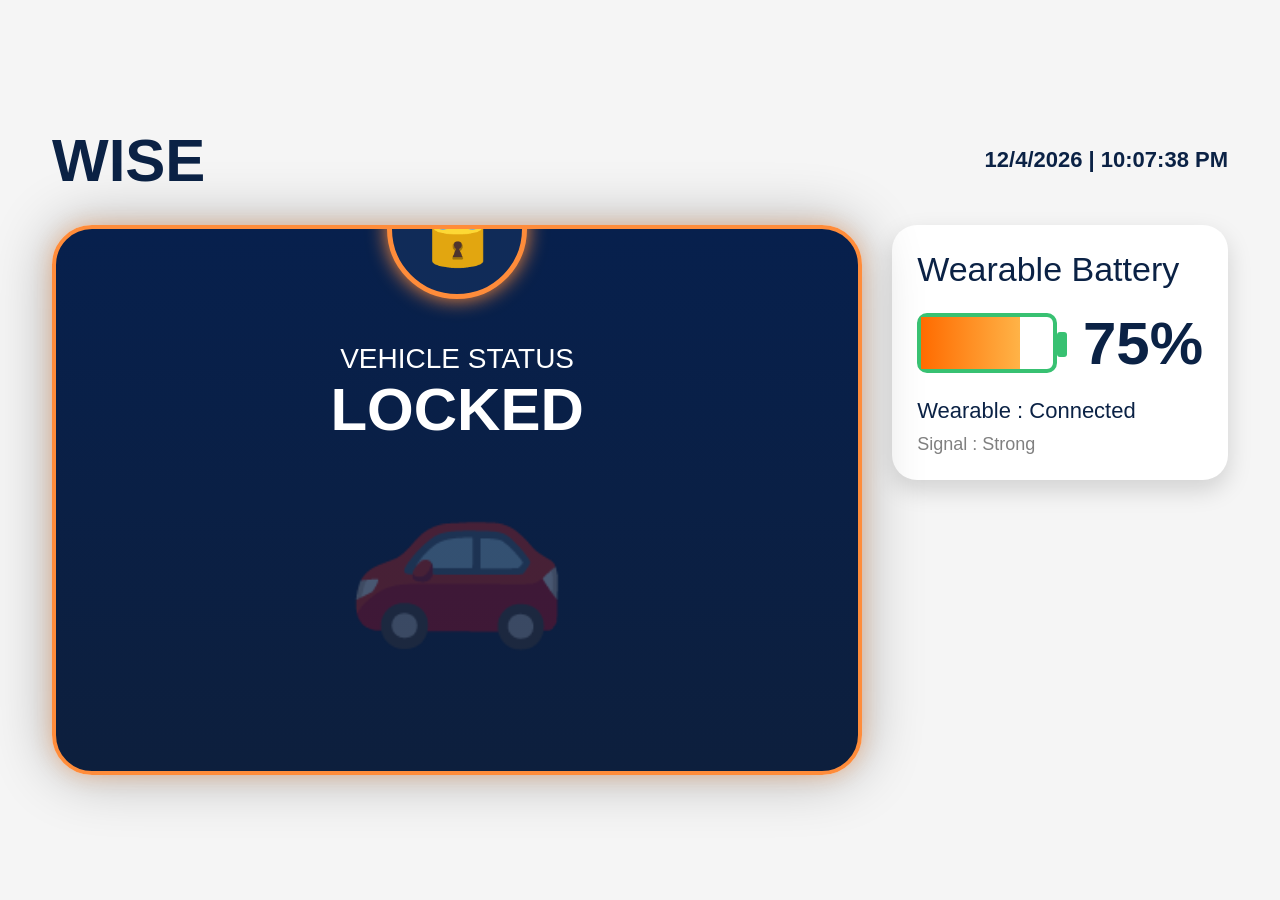
<file: Design UI-UX/web progres.html>
<!DOCTYPE html>
<html lang="en">
<head>
<meta charset="UTF-8">
<meta name="viewport" content="width=device-width, initial-scale=1.0">
<title>WISE Dashboard</title>

<style>
*{
    margin:0;
    padding:0;
    box-sizing:border-box;
    font-family:Segoe UI,sans-serif;
}

body{
    background:#f5f5f5;
    min-height:100vh;
    display:flex;
    justify-content:center;
    align-items:center;
}

.container{
    width:95%;
    max-width:1400px;
    padding:20px;
}

.header{
    display:flex;
    justify-content:space-between;
    align-items:center;
    margin-bottom:30px;
}

.logo{
    font-size:60px;
    font-weight:bold;
    color:#0b2245;
}

.datetime{
    font-size:22px;
    font-weight:600;
    color:#0b2245;
}

.main{
    display:flex;
    justify-content:center;
    align-items:flex-start;
    gap:30px;
}

.vehicle-card{
    width:850px;
    height:550px;
    background:linear-gradient(180deg,#07204d,#0d1f3d);
    border:4px solid #ff8c3a;
    border-radius:40px;
    position:relative;
    overflow:hidden;
    cursor:pointer;

    box-shadow:
    0 0 20px rgba(255,140,58,0.4),
    0 0 60px rgba(0,0,0,0.3);

    transition:0.4s;
}

.lock-circle{
    position:absolute;
    top:-70px;
    left:50%;
    transform:translateX(-50%);

    width:140px;
    height:140px;

    border-radius:50%;
    background:#102b58;

    border:5px solid #ff8c3a;

    display:flex;
    justify-content:center;
    align-items:center;

    font-size:70px;

    box-shadow:0 0 20px #ff8c3a;

    transition:0.4s;
}

.locked{
    color:#ff8c3a;
}

.unlocked{
    color:#30ff78;
}

.vehicle-content{
    height:100%;
    display:flex;
    flex-direction:column;
    justify-content:center;
    align-items:center;
    color:white;
}

.status-title{
    font-size:28px;
}

.status{
    font-size:60px;
    font-weight:bold;
    transition:0.4s;
}

.car{
    font-size:180px;
    opacity:.25;
}

.battery-card{
    width:350px;
    background:white;
    padding:25px;
    border-radius:25px;
    box-shadow:0 10px 25px rgba(0,0,0,.15);
}

.battery-title{
    font-size:34px;
    margin-bottom:20px;
    color:#0b2245;
}

.battery-row{
    display:flex;
    align-items:center;
    justify-content:space-between;
}

.battery-icon{
    width:140px;
    height:60px;
    border:4px solid #38c172;
    border-radius:10px;
    position:relative;
}

.battery-icon::after{
    content:'';
    position:absolute;
    right:-14px;
    top:15px;
    width:10px;
    height:25px;
    background:#38c172;
    border-radius:3px;
}

.battery-level{
    width:75%;
    height:100%;
    background:linear-gradient(
    90deg,
    #ff6b00,
    #ffb347);
}

.battery-percent{
    font-size:60px;
    font-weight:bold;
    color:#0b2245;
}

.watch-status{
    margin-top:20px;
    font-size:22px;
    color:#0b2245;
}

.signal{
    margin-top:10px;
    font-size:18px;
    color:gray;
}
</style>
</head>

<body>

<div class="container">

    <div class="header">
        <div class="logo">WISE</div>
        <div class="datetime" id="datetime"></div>
    </div>

    <div class="main">

        <div class="vehicle-card" onclick="toggleLock()" id="vehicleCard">

            <div class="lock-circle locked" id="lockIcon">
                🔒
            </div>

            <div class="vehicle-content">

                <div class="status-title">
                    VEHICLE STATUS
                </div>

                <div class="status" id="vehicleStatus">
                    LOCKED
                </div>

                <div class="car">
                    🚗
                </div>

            </div>

        </div>

        <div class="battery-card">

            <div class="battery-title">
                Wearable Battery
            </div>

            <div class="battery-row">

                <div class="battery-icon">
                    <div class="battery-level"></div>
                </div>

                <div class="battery-percent">
                    75%
                </div>

            </div>

            <div class="watch-status">
                Wearable : Connected
            </div>

            <div class="signal">
                Signal : Strong
            </div>

        </div>

    </div>

</div>

<script>

// JAM REALTIME

function updateTime(){

    const now = new Date();

    document.getElementById("datetime").innerHTML =
        now.toLocaleDateString() +
        " | " +
        now.toLocaleTimeString();

}

setInterval(updateTime,1000);
updateTime();


// STATUS KENDARAAN

let locked = true;

function toggleLock(){

    const status =
        document.getElementById("vehicleStatus");

    const lock =
        document.getElementById("lockIcon");

    const card =
        document.getElementById("vehicleCard");

    locked = !locked;

    if(locked){

        status.innerHTML = "LOCKED";
        status.style.color = "#ffffff";

        lock.innerHTML = "🔒";
        lock.className = "lock-circle locked";

        card.style.borderColor = "#ff8c3a";

        card.style.boxShadow =
            "0 0 20px rgba(255,140,58,0.5), 0 0 60px rgba(0,0,0,0.3)";

    }
    else{

        status.innerHTML = "UNLOCKED";
        status.style.color = "#30ff78";

        lock.innerHTML = "🔓";
        lock.className = "lock-circle unlocked";

        card.style.borderColor = "#30ff78";

        card.style.boxShadow =
            "0 0 25px rgba(48,255,120,0.8), 0 0 80px rgba(48,255,120,0.3)";
    }

}

</script>

</body>
</html>
</file>
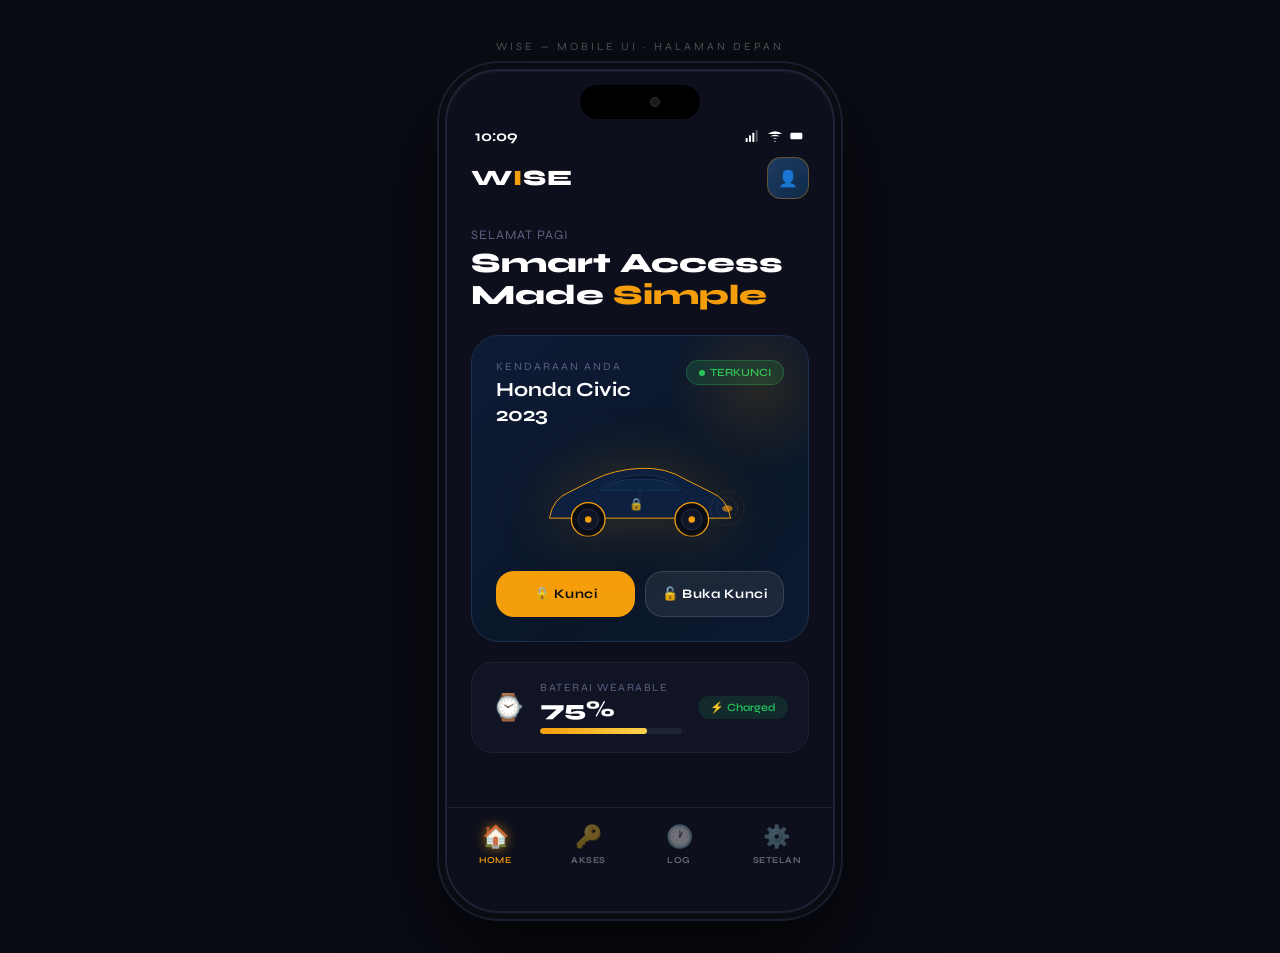
<file: Design UI-UX/WISE MOBILE.html>
<!DOCTYPE html>
<html lang="id">
<head>
<meta charset="UTF-8">
<meta name="viewport" content="width=device-width, initial-scale=1.0">
<title>WISE – Mobile UI</title>
<link href="https://fonts.googleapis.com/css2?family=Syne:wght@400;600;700;800&family=DM+Sans:wght@300;400;500&display=swap" rel="stylesheet">
<style>
  *, *::before, *::after { box-sizing: border-box; margin: 0; padding: 0; }

  body {
    background: #0a0c14;
    display: flex;
    justify-content: center;
    align-items: center;
    min-height: 100vh;
    font-family: 'DM Sans', sans-serif;
    padding: 40px 20px;
    /* Matikan semua interaksi */
    user-select: none;
    -webkit-user-select: none;
  }

  /* Blokir semua klik & hover di seluruh halaman */
  * {
    pointer-events: none !important;
    cursor: default !important;
  }

  .phone-wrap {
    position: relative;
    display: flex;
    flex-direction: column;
    align-items: center;
  }

  .phone-label {
    color: #555;
    font-size: 11px;
    letter-spacing: 3px;
    text-transform: uppercase;
    margin-bottom: 16px;
    font-family: 'Syne', sans-serif;
  }

  .phone {
    width: 390px;
    min-height: 844px;
    background: #0d0f1c;
    border-radius: 54px;
    border: 2px solid #1e2235;
    box-shadow:
      0 0 0 6px #0a0c14,
      0 0 0 8px #1a1d2e,
      0 40px 100px rgba(0,0,0,0.8),
      inset 0 1px 0 rgba(255,255,255,0.05);
    overflow: hidden;
    position: relative;
  }

  /* Dynamic island */
  .dynamic-island {
    width: 120px;
    height: 34px;
    background: #000;
    border-radius: 20px;
    margin: 14px auto 0;
    position: relative;
    z-index: 10;
    display: flex;
    align-items: center;
    justify-content: center;
  }
  .dynamic-island::after {
    content: '';
    width: 10px; height: 10px;
    background: #1a1a1a;
    border-radius: 50%;
    margin-left: 30px;
    border: 1px solid #333;
  }

  /* Status bar */
  .status-bar {
    display: flex;
    justify-content: space-between;
    align-items: center;
    padding: 8px 28px;
    font-size: 12px;
    color: #fff;
    font-weight: 500;
  }
  .status-time { font-family: 'Syne', sans-serif; font-weight: 700; font-size: 15px; }
  .status-icons { display: flex; gap: 6px; align-items: center; }
  .status-icons svg { width: 16px; height: 16px; fill: white; }

  /* Screen content — non-scrollable */
  .screen-content {
    padding: 0 24px 32px;
    overflow: hidden;
  }

  /* Header */
  .header {
    display: flex;
    justify-content: space-between;
    align-items: center;
    margin-bottom: 28px;
    padding-top: 4px;
  }
  .logo {
    font-family: 'Syne', sans-serif;
    font-weight: 800;
    font-size: 22px;
    color: #fff;
    letter-spacing: 1px;
  }
  .logo span { color: #f59e0b; }
  .avatar {
    width: 42px; height: 42px;
    border-radius: 14px;
    background: linear-gradient(135deg, #1e3a5f, #0e2a4a);
    border: 1.5px solid #f59e0b55;
    display: flex; align-items: center; justify-content: center;
    font-size: 16px;
  }

  /* Greeting */
  .greeting { margin-bottom: 24px; }
  .greeting .sub {
    font-size: 13px;
    color: #5a6080;
    letter-spacing: 1px;
    text-transform: uppercase;
    font-family: 'Syne', sans-serif;
  }
  .greeting h1 {
    font-family: 'Syne', sans-serif;
    font-weight: 800;
    font-size: 28px;
    color: #fff;
    line-height: 1.15;
    margin-top: 4px;
  }
  .greeting h1 em { color: #f59e0b; font-style: normal; }

  /* Vehicle status card */
  .vehicle-card {
    background: linear-gradient(135deg, #0e1b36 0%, #0a1628 60%, #0d1930 100%);
    border: 1px solid #1e3050;
    border-radius: 28px;
    padding: 24px;
    margin-bottom: 20px;
    position: relative;
    overflow: hidden;
  }
  .vehicle-card::before {
    content: '';
    position: absolute;
    top: -40px; right: -40px;
    width: 180px; height: 180px;
    background: radial-gradient(circle, rgba(245,158,11,0.12) 0%, transparent 70%);
  }
  .vehicle-card-top {
    display: flex;
    justify-content: space-between;
    align-items: flex-start;
    margin-bottom: 20px;
  }
  .vehicle-label {
    font-size: 11px;
    color: #5a6080;
    text-transform: uppercase;
    letter-spacing: 2px;
    font-family: 'Syne', sans-serif;
    margin-bottom: 4px;
  }
  .vehicle-name {
    font-family: 'Syne', sans-serif;
    font-weight: 700;
    font-size: 20px;
    color: #fff;
  }
  .status-badge {
    background: rgba(34, 197, 94, 0.15);
    border: 1px solid rgba(34, 197, 94, 0.3);
    color: #22c55e;
    font-size: 11px;
    font-weight: 600;
    padding: 5px 12px;
    border-radius: 20px;
    font-family: 'Syne', sans-serif;
    display: flex;
    align-items: center;
    gap: 5px;
  }
  .status-dot {
    width: 6px; height: 6px;
    border-radius: 50%;
    background: #22c55e;
    animation: pulse-green 2s ease-in-out infinite;
  }
  @keyframes pulse-green {
    0%, 100% { opacity: 1; transform: scale(1); }
    50% { opacity: 0.5; transform: scale(1.3); }
  }

  /* Car illustration */
  .car-svg-wrap {
    display: flex;
    justify-content: center;
    margin: 8px 0 20px;
    filter: drop-shadow(0 0 30px rgba(245,158,11,0.2));
  }
  .car-svg-wrap svg { width: 220px; }

  /* Lock buttons — tampilan saja, tidak bisa diklik */
  .lock-buttons {
    display: grid;
    grid-template-columns: 1fr 1fr;
    gap: 10px;
  }
  .btn-lock {
    padding: 14px;
    border-radius: 18px;
    border: none;
    font-family: 'Syne', sans-serif;
    font-weight: 700;
    font-size: 13px;
    display: flex;
    align-items: center;
    justify-content: center;
    gap: 8px;
    letter-spacing: 0.5px;
  }
  .btn-lock.lock {
    background: #f59e0b;
    color: #0a0c14;
  }
  .btn-lock.unlock {
    background: rgba(255,255,255,0.07);
    color: #fff;
    border: 1px solid #ffffff20;
  }

  /* Section title */
  .section-title {
    font-family: 'Syne', sans-serif;
    font-weight: 700;
    font-size: 16px;
    color: #fff;
    margin-bottom: 14px;
    display: flex;
    justify-content: space-between;
    align-items: center;
  }
  .section-title .see-all {
    font-size: 12px;
    color: #f59e0b;
    font-weight: 500;
  }

  /* Battery strip */
  .battery-strip {
    background: #111425;
    border: 1px solid #1e2235;
    border-radius: 22px;
    padding: 18px 20px;
    display: flex;
    align-items: center;
    gap: 16px;
    margin-bottom: 22px;
  }
  .bat-icon { font-size: 26px; }
  .bat-info { flex: 1; }
  .bat-label { font-size: 11px; color: #5a6080; font-family: 'Syne', sans-serif; text-transform: uppercase; letter-spacing: 1.5px; }
  .bat-val { font-family: 'Syne', sans-serif; font-weight: 800; font-size: 22px; color: #fff; margin: 2px 0 6px; }
  .bat-bar { height: 6px; background: #1e2235; border-radius: 6px; overflow: hidden; }
  .bat-fill { height: 100%; border-radius: 6px; background: linear-gradient(90deg, #f59e0b, #fcd34d); width: 75%; }
  .bat-charging {
    font-size: 11px;
    color: #22c55e;
    background: rgba(34,197,94,0.12);
    padding: 5px 12px;
    border-radius: 12px;
    font-family: 'Syne', sans-serif;
    font-weight: 600;
  }

  /* Bottom nav */
  .bottom-nav {
    background: #0d0f1c;
    border-top: 1px solid #1e2235;
    padding: 14px 32px 28px;
    display: flex;
    justify-content: space-between;
    align-items: center;
  }
  .nav-item {
    display: flex;
    flex-direction: column;
    align-items: center;
    gap: 4px;
    opacity: 0.4;
  }
  .nav-item.active { opacity: 1; }
  .nav-icon { font-size: 22px; }
  .nav-label {
    font-size: 9px;
    color: #fff;
    font-family: 'Syne', sans-serif;
    font-weight: 600;
    letter-spacing: 0.5px;
    text-transform: uppercase;
  }
  .nav-item.active .nav-label { color: #f59e0b; }
  .nav-item.active .nav-icon { filter: drop-shadow(0 0 6px rgba(245,158,11,0.6)); }

  /* Animations */
  @keyframes fadeUp {
    from { opacity: 0; transform: translateY(16px); }
    to   { opacity: 1; transform: translateY(0); }
  }
  .vehicle-card   { animation: fadeUp 0.5s ease 0.1s both; }
  .battery-strip  { animation: fadeUp 0.5s ease 0.2s both; }
</style>
</head>
<body>

<div class="phone-wrap">
  <div class="phone-label">WISE — Mobile UI · Halaman Depan</div>
  <div class="phone">

    <!-- Dynamic island -->
    <div class="dynamic-island"></div>

    <!-- Status bar -->
    <div class="status-bar">
      <span class="status-time">10:09</span>
      <div class="status-icons">
        <svg viewBox="0 0 24 24"><rect x="1" y="15" width="3" height="6" rx="1"/><rect x="6" y="11" width="3" height="10" rx="1"/><rect x="11" y="7" width="3" height="14" rx="1"/><rect x="16" y="3" width="3" height="18" rx="1" opacity="0.3"/></svg>
        <svg viewBox="0 0 24 24"><path d="M5 12.55a11 11 0 0 1 14.08 0"/><path d="M1.42 9a16 16 0 0 1 21.16 0"/><path d="M8.53 16.11a6 6 0 0 1 6.95 0"/><circle cx="12" cy="20" r="1"/></svg>
        <svg viewBox="0 0 24 24"><rect x="2" y="7" width="18" height="10" rx="2"/><path d="M22 11v2" stroke-width="2" stroke-linecap="round"/><rect x="4" y="9" width="12" height="6" rx="1" fill="white"/></svg>
      </div>
    </div>

    <!-- Screen content -->
    <div class="screen-content">

      <!-- Header -->
      <div class="header">
        <div class="logo">W<span>I</span>SE</div>
        <div class="avatar">👤</div>
      </div>

      <!-- Greeting -->
      <div class="greeting">
        <div class="sub">Selamat Pagi</div>
        <h1>Smart Access<br>Made <em>Simple</em></h1>
      </div>

      <!-- Vehicle Status Card -->
      <div class="vehicle-card">
        <div class="vehicle-card-top">
          <div>
            <div class="vehicle-label">Kendaraan Anda</div>
            <div class="vehicle-name">Honda Civic 2023</div>
          </div>
          <div class="status-badge">
            <div class="status-dot"></div>
            TERKUNCI
          </div>
        </div>

        <!-- Car SVG -->
        <div class="car-svg-wrap">
          <svg viewBox="0 0 340 160" fill="none" xmlns="http://www.w3.org/2000/svg">
            <path d="M30 110 Q35 80 60 70 L100 50 Q130 35 170 33 Q210 31 240 50 L280 70 Q305 80 310 110 Z" fill="#0e2040" stroke="#f59e0b" stroke-width="1.5"/>
            <path d="M100 70 Q130 45 170 43 Q210 41 240 70" fill="#0a1830" stroke="#1e3a5f" stroke-width="1"/>
            <path d="M108 68 Q125 52 155 50 L190 50 Q218 52 232 68 Z" fill="#0d2545" stroke="#1e4070" stroke-width="1"/>
            <line x1="170" y1="68" x2="170" y2="110" stroke="#1e3a5f" stroke-width="1"/>
            <circle cx="90"  cy="112" r="26" fill="#0a0c14" stroke="#f59e0b" stroke-width="2"/>
            <circle cx="90"  cy="112" r="16" fill="#111425" stroke="#1e3050" stroke-width="1.5"/>
            <circle cx="90"  cy="112" r="5"  fill="#f59e0b"/>
            <circle cx="250" cy="112" r="26" fill="#0a0c14" stroke="#f59e0b" stroke-width="2"/>
            <circle cx="250" cy="112" r="16" fill="#111425" stroke="#1e3050" stroke-width="1.5"/>
            <circle cx="250" cy="112" r="5"  fill="#f59e0b"/>
            <line x1="50" y1="138" x2="290" y2="138" stroke="#1e2235" stroke-width="1"/>
            <ellipse cx="305" cy="95" rx="8" ry="5" fill="#f59e0b" opacity="0.6"/>
            <text x="165" y="95" font-size="18" fill="#f59e0b" text-anchor="middle" opacity="0.8">🔒</text>
            <circle cx="305" cy="95" r="16" fill="none" stroke="#f59e0b" stroke-width="1" opacity="0.3" stroke-dasharray="4 4"/>
            <circle cx="305" cy="95" r="26" fill="none" stroke="#f59e0b" stroke-width="1" opacity="0.15"/>
          </svg>
        </div>

        <!-- Buttons (display only) -->
        <div class="lock-buttons">
          <div class="btn-lock lock">🔒 Kunci</div>
          <div class="btn-lock unlock">🔓 Buka Kunci</div>
        </div>
      </div>

      <!-- Battery -->
      <div class="battery-strip">
        <div class="bat-icon">⌚</div>
        <div class="bat-info">
          <div class="bat-label">Baterai Wearable</div>
          <div class="bat-val">75%</div>
          <div class="bat-bar"><div class="bat-fill"></div></div>
        </div>
        <div class="bat-charging">⚡ Charged</div>
      </div>

    </div><!-- /screen-content -->

    <!-- Bottom Nav (display only) -->
    <div class="bottom-nav">
      <div class="nav-item active">
        <div class="nav-icon">🏠</div>
        <div class="nav-label">Home</div>
      </div>
      <div class="nav-item">
        <div class="nav-icon">🔑</div>
        <div class="nav-label">Akses</div>
      </div>
      <div class="nav-item">
        <div class="nav-icon">🕐</div>
        <div class="nav-label">Log</div>
      </div>
      <div class="nav-item">
        <div class="nav-icon">⚙️</div>
        <div class="nav-label">Setelan</div>
      </div>
    </div>

  </div><!-- /phone -->
</div>

</body>
</html>
</file>
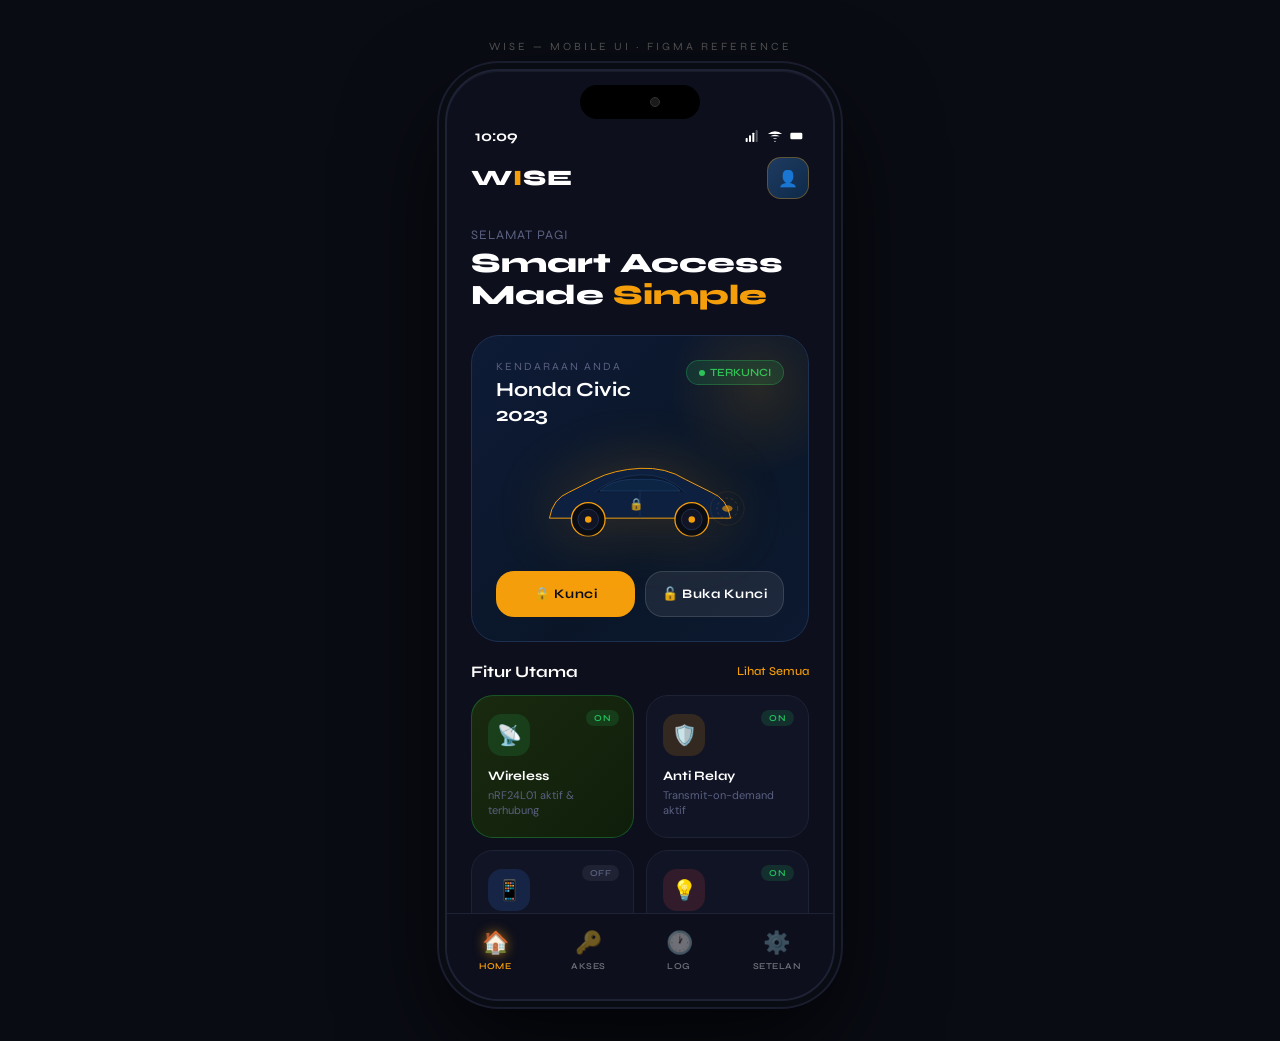
<file: Software/WISE Mega Final/src/WISE_mobile_ui.html>
<!DOCTYPE html>
<html lang="id">
<head>
<meta charset="UTF-8">
<meta name="viewport" content="width=device-width, initial-scale=1.0">
<title>WISE – Mobile UI Mockup</title>
<link href="https://fonts.googleapis.com/css2?family=Syne:wght@400;600;700;800&family=DM+Sans:wght@300;400;500&display=swap" rel="stylesheet">
<style>
  *, *::before, *::after { box-sizing: border-box; margin: 0; padding: 0; }

  body {
    background: #0a0c14;
    display: flex;
    justify-content: center;
    align-items: center;
    min-height: 100vh;
    font-family: 'DM Sans', sans-serif;
    padding: 40px 20px;
  }

  /* Phone frame */
  .phone-wrap {
    position: relative;
    display: flex;
    flex-direction: column;
    align-items: center;
  }

  .phone-label {
    color: #555;
    font-size: 11px;
    letter-spacing: 3px;
    text-transform: uppercase;
    margin-bottom: 16px;
    font-family: 'Syne', sans-serif;
  }

  .phone {
    width: 390px;
    min-height: 844px;
    background: #0d0f1c;
    border-radius: 54px;
    border: 2px solid #1e2235;
    box-shadow:
      0 0 0 6px #0a0c14,
      0 0 0 8px #1a1d2e,
      0 40px 100px rgba(0,0,0,0.8),
      inset 0 1px 0 rgba(255,255,255,0.05);
    overflow: hidden;
    position: relative;
  }

  /* Dynamic island */
  .dynamic-island {
    width: 120px;
    height: 34px;
    background: #000;
    border-radius: 20px;
    margin: 14px auto 0;
    position: relative;
    z-index: 10;
    display: flex;
    align-items: center;
    justify-content: center;
  }
  .dynamic-island::after {
    content: '';
    width: 10px; height: 10px;
    background: #1a1a1a;
    border-radius: 50%;
    margin-left: 30px;
    border: 1px solid #333;
  }

  /* Status bar */
  .status-bar {
    display: flex;
    justify-content: space-between;
    align-items: center;
    padding: 8px 28px;
    font-size: 12px;
    color: #fff;
    font-weight: 500;
  }
  .status-time { font-family: 'Syne', sans-serif; font-weight: 700; font-size: 15px; }
  .status-icons { display: flex; gap: 6px; align-items: center; }
  .status-icons svg { width: 16px; height: 16px; fill: white; }

  /* Scrollable content */
  .screen-content {
    padding: 0 24px 32px;
    overflow-y: auto;
    max-height: 760px;
  }

  /* Header */
  .header {
    display: flex;
    justify-content: space-between;
    align-items: center;
    margin-bottom: 28px;
    padding-top: 4px;
  }
  .logo {
    font-family: 'Syne', sans-serif;
    font-weight: 800;
    font-size: 22px;
    color: #fff;
    letter-spacing: 1px;
  }
  .logo span { color: #f59e0b; }
  .avatar {
    width: 42px; height: 42px;
    border-radius: 14px;
    background: linear-gradient(135deg, #1e3a5f, #0e2a4a);
    border: 1.5px solid #f59e0b55;
    display: flex; align-items: center; justify-content: center;
    font-size: 16px;
  }

  /* Greeting */
  .greeting {
    margin-bottom: 24px;
  }
  .greeting .sub {
    font-size: 13px;
    color: #5a6080;
    letter-spacing: 1px;
    text-transform: uppercase;
    font-family: 'Syne', sans-serif;
  }
  .greeting h1 {
    font-family: 'Syne', sans-serif;
    font-weight: 800;
    font-size: 28px;
    color: #fff;
    line-height: 1.15;
    margin-top: 4px;
  }
  .greeting h1 em { color: #f59e0b; font-style: normal; }

  /* Vehicle status card */
  .vehicle-card {
    background: linear-gradient(135deg, #0e1b36 0%, #0a1628 60%, #0d1930 100%);
    border: 1px solid #1e3050;
    border-radius: 28px;
    padding: 24px;
    margin-bottom: 20px;
    position: relative;
    overflow: hidden;
  }
  .vehicle-card::before {
    content: '';
    position: absolute;
    top: -40px; right: -40px;
    width: 180px; height: 180px;
    background: radial-gradient(circle, rgba(245,158,11,0.12) 0%, transparent 70%);
    pointer-events: none;
  }
  .vehicle-card-top {
    display: flex;
    justify-content: space-between;
    align-items: flex-start;
    margin-bottom: 20px;
  }
  .vehicle-label {
    font-size: 11px;
    color: #5a6080;
    text-transform: uppercase;
    letter-spacing: 2px;
    font-family: 'Syne', sans-serif;
    margin-bottom: 4px;
  }
  .vehicle-name {
    font-family: 'Syne', sans-serif;
    font-weight: 700;
    font-size: 20px;
    color: #fff;
  }
  .status-badge {
    background: rgba(34, 197, 94, 0.15);
    border: 1px solid rgba(34, 197, 94, 0.3);
    color: #22c55e;
    font-size: 11px;
    font-weight: 600;
    padding: 5px 12px;
    border-radius: 20px;
    font-family: 'Syne', sans-serif;
    display: flex;
    align-items: center;
    gap: 5px;
  }
  .status-dot {
    width: 6px; height: 6px;
    border-radius: 50%;
    background: #22c55e;
    animation: pulse-green 2s ease-in-out infinite;
  }
  @keyframes pulse-green {
    0%, 100% { opacity: 1; transform: scale(1); }
    50% { opacity: 0.5; transform: scale(1.3); }
  }

  /* Car illustration */
  .car-svg-wrap {
    display: flex;
    justify-content: center;
    margin: 8px 0 20px;
    filter: drop-shadow(0 0 30px rgba(245,158,11,0.2));
  }
  .car-svg-wrap svg {
    width: 220px;
  }

  /* Lock buttons */
  .lock-buttons {
    display: grid;
    grid-template-columns: 1fr 1fr;
    gap: 10px;
  }
  .btn-lock {
    padding: 14px;
    border-radius: 18px;
    border: none;
    cursor: pointer;
    font-family: 'Syne', sans-serif;
    font-weight: 700;
    font-size: 13px;
    display: flex;
    align-items: center;
    justify-content: center;
    gap: 8px;
    transition: all 0.2s;
    letter-spacing: 0.5px;
  }
  .btn-lock.lock {
    background: #f59e0b;
    color: #0a0c14;
  }
  .btn-lock.unlock {
    background: rgba(255,255,255,0.07);
    color: #fff;
    border: 1px solid #ffffff20;
  }
  .btn-lock:hover { transform: translateY(-1px); filter: brightness(1.1); }

  /* Section title */
  .section-title {
    font-family: 'Syne', sans-serif;
    font-weight: 700;
    font-size: 16px;
    color: #fff;
    margin-bottom: 14px;
    display: flex;
    justify-content: space-between;
    align-items: center;
  }
  .section-title .see-all {
    font-size: 12px;
    color: #f59e0b;
    font-weight: 500;
    cursor: pointer;
  }

  /* Feature grid */
  .feature-grid {
    display: grid;
    grid-template-columns: 1fr 1fr;
    gap: 12px;
    margin-bottom: 22px;
  }
  .feature-card {
    background: #111425;
    border: 1px solid #1e2235;
    border-radius: 22px;
    padding: 18px 16px;
    position: relative;
    overflow: hidden;
    transition: all 0.2s;
  }
  .feature-card:hover { border-color: #f59e0b55; transform: translateY(-2px); }
  .feature-card.active {
    background: linear-gradient(135deg, #1a2a10, #0f1e0a);
    border-color: rgba(34,197,94,0.3);
  }
  .feature-card .icon {
    width: 42px; height: 42px;
    border-radius: 14px;
    display: flex; align-items: center; justify-content: center;
    font-size: 20px;
    margin-bottom: 12px;
  }
  .feature-card .icon.orange { background: rgba(245,158,11,0.15); }
  .feature-card .icon.green { background: rgba(34,197,94,0.15); }
  .feature-card .icon.blue { background: rgba(59,130,246,0.15); }
  .feature-card .icon.red { background: rgba(239,68,68,0.15); }
  .feature-card .feat-name {
    font-family: 'Syne', sans-serif;
    font-weight: 700;
    font-size: 13px;
    color: #fff;
    margin-bottom: 4px;
  }
  .feature-card .feat-desc {
    font-size: 11px;
    color: #5a6080;
    line-height: 1.4;
  }
  .feature-card .feat-tag {
    position: absolute;
    top: 14px; right: 14px;
    font-size: 9px;
    padding: 3px 8px;
    border-radius: 10px;
    font-family: 'Syne', sans-serif;
    font-weight: 600;
    letter-spacing: 0.5px;
  }
  .feat-tag.on { background: rgba(34,197,94,0.15); color: #22c55e; }
  .feat-tag.off { background: rgba(255,255,255,0.06); color: #5a6080; }

  /* Activity log */
  .activity-list {
    margin-bottom: 22px;
    display: flex;
    flex-direction: column;
    gap: 10px;
  }
  .activity-item {
    background: #111425;
    border: 1px solid #1e2235;
    border-radius: 18px;
    padding: 14px 16px;
    display: flex;
    align-items: center;
    gap: 14px;
  }
  .act-icon {
    width: 38px; height: 38px;
    border-radius: 13px;
    background: rgba(245,158,11,0.12);
    display: flex; align-items: center; justify-content: center;
    font-size: 16px;
    flex-shrink: 0;
  }
  .act-info { flex: 1; }
  .act-title {
    font-family: 'Syne', sans-serif;
    font-size: 13px;
    font-weight: 600;
    color: #e0e4f0;
    margin-bottom: 2px;
  }
  .act-time { font-size: 11px; color: #404565; }
  .act-status { font-size: 11px; font-weight: 600; font-family: 'Syne', sans-serif; }
  .act-status.locked { color: #f59e0b; }
  .act-status.unlocked { color: #22c55e; }

  /* Battery strip */
  .battery-strip {
    background: #111425;
    border: 1px solid #1e2235;
    border-radius: 22px;
    padding: 18px 20px;
    display: flex;
    align-items: center;
    gap: 16px;
    margin-bottom: 22px;
  }
  .bat-icon { font-size: 26px; }
  .bat-info { flex: 1; }
  .bat-label { font-size: 11px; color: #5a6080; font-family: 'Syne', sans-serif; text-transform: uppercase; letter-spacing: 1.5px; }
  .bat-val { font-family: 'Syne', sans-serif; font-weight: 800; font-size: 22px; color: #fff; margin: 2px 0 6px; }
  .bat-bar { height: 6px; background: #1e2235; border-radius: 6px; overflow: hidden; }
  .bat-fill { height: 100%; border-radius: 6px; background: linear-gradient(90deg, #f59e0b, #fcd34d); width: 75%; }
  .bat-charging {
    font-size: 11px;
    color: #22c55e;
    background: rgba(34,197,94,0.12);
    padding: 5px 12px;
    border-radius: 12px;
    font-family: 'Syne', sans-serif;
    font-weight: 600;
  }

  /* Bottom nav */
  .bottom-nav {
    background: #0d0f1c;
    border-top: 1px solid #1e2235;
    padding: 14px 32px 28px;
    display: flex;
    justify-content: space-between;
    align-items: center;
    position: sticky;
    bottom: 0;
  }
  .nav-item {
    display: flex;
    flex-direction: column;
    align-items: center;
    gap: 4px;
    cursor: pointer;
    opacity: 0.4;
    transition: opacity 0.2s;
  }
  .nav-item.active { opacity: 1; }
  .nav-icon { font-size: 22px; }
  .nav-label { font-size: 9px; color: #fff; font-family: 'Syne', sans-serif; font-weight: 600; letter-spacing: 0.5px; text-transform: uppercase; }
  .nav-item.active .nav-label { color: #f59e0b; }
  .nav-item.active .nav-icon { filter: drop-shadow(0 0 6px rgba(245,158,11,0.6)); }

  /* Animations */
  @keyframes fadeUp {
    from { opacity: 0; transform: translateY(16px); }
    to { opacity: 1; transform: translateY(0); }
  }
  .vehicle-card { animation: fadeUp 0.5s ease 0.1s both; }
  .feature-grid { animation: fadeUp 0.5s ease 0.2s both; }
  .activity-list { animation: fadeUp 0.5s ease 0.3s both; }
  .battery-strip { animation: fadeUp 0.5s ease 0.4s both; }
</style>
</head>

<script>
const ws = new WebSocket("ws://localhost:8765");

ws.onopen = () => {
    console.log("[WS] Terhubung ke Python bridge");
};

ws.onmessage = (event) => {
    const data = JSON.parse(event.data);
    console.log("[WS] Data masuk:", data);
    updateUI(data.status, data.timestamp);
};

ws.onclose = () => {
    console.log("[WS] Koneksi terputus");
};

function updateUI(status, timestamp) {
    const card = document.querySelector('.vehicle-card');
    const badge = document.querySelector('.status-badge');
    const dot = document.querySelector('.status-dot');

    // Toggle class locked/unlocked
    if (status === "UNLOCKED" || status === "AUTHORIZED") {
        card.classList.add('unlocked-state');
        badge.innerHTML = `<span class="status-dot"></span> UNLOCKED`;
    } else if (status === "LOCKED") {
        card.classList.remove('unlocked-state');
        badge.innerHTML = `<span class="status-dot"></span> LOCKED`;
    } else if (status === "DENIED") {
        // Flash merah sebentar
        card.style.borderColor = "#ef4444";
        setTimeout(() => card.style.borderColor = "", 1000);
    }

    // Update activity log
    addActivity(status, timestamp);
}

function addActivity(status, timestamp) {
    const list = document.querySelector('.activity-list');
    if (!list) return;

    const icons = {
        "LOCKED": "🔒",
        "UNLOCKED": "🔓",
        "AUTHORIZED": "✅",
        "DENIED": "❌"
    };

    const colors = {
        "LOCKED": "locked",
        "UNLOCKED": "unlocked",
        "AUTHORIZED": "unlocked",
        "DENIED": "locked"
    };

    const item = document.createElement('div');
    item.className = 'activity-item';
    item.innerHTML = `
        <div class="act-icon">${icons[status] || "📡"}</div>
        <div class="act-info">
            <div class="act-title">${status}</div>
            <div class="act-time">${timestamp}</div>
        </div>
        <div class="act-status ${colors[status] || ''}">${status}</div>
    `;

    // Insert di atas, max 5 item
    list.insertBefore(item, list.firstChild);
    while (list.children.length > 5) {
        list.removeChild(list.lastChild);
    }
}

// Kirim command dari tombol HTML ke Python
function sendCommand(cmd) {
    if (ws.readyState === WebSocket.OPEN) {
        ws.send(cmd);
        console.log(`[WEB -> WS]: ${cmd}`);
    }
}

// Hubungkan ke tombol Lock/Unlock di HTML
document.querySelector('.btn-lock.lock')?.addEventListener('click', () => sendCommand('CMD1'));
document.querySelector('.btn-lock.unlock')?.addEventListener('click', () => sendCommand('CMD2'));
</script>

<body>

<div class="phone-wrap">
  <div class="phone-label">WISE — Mobile UI · Figma Reference</div>
  <div class="phone">
    <!-- Dynamic island -->
    <div class="dynamic-island"></div>

    <!-- Status bar -->
    <div class="status-bar">
      <span class="status-time">10:09</span>
      <div class="status-icons">
        <!-- Signal -->
        <svg viewBox="0 0 24 24"><rect x="1" y="15" width="3" height="6" rx="1"/><rect x="6" y="11" width="3" height="10" rx="1"/><rect x="11" y="7" width="3" height="14" rx="1"/><rect x="16" y="3" width="3" height="18" rx="1" opacity="0.3"/></svg>
        <!-- WiFi -->
        <svg viewBox="0 0 24 24"><path d="M5 12.55a11 11 0 0 1 14.08 0"/><path d="M1.42 9a16 16 0 0 1 21.16 0"/><path d="M8.53 16.11a6 6 0 0 1 6.95 0"/><circle cx="12" cy="20" r="1"/></svg>
        <!-- Battery -->
        <svg viewBox="0 0 24 24"><rect x="2" y="7" width="18" height="10" rx="2"/><path d="M22 11v2" stroke-width="2" stroke-linecap="round"/><rect x="4" y="9" width="12" height="6" rx="1" fill="white"/></svg>
      </div>
    </div>

    <!-- Scrollable screen -->
    <div class="screen-content">

      <!-- Header -->
      <div class="header">
        <div class="logo">W<span>I</span>SE</div>
        <div class="avatar">👤</div>
      </div>

      <!-- Greeting -->
      <div class="greeting">
        <div class="sub">Selamat Pagi</div>
        <h1>Smart Access<br>Made <em>Simple</em></h1>
      </div>

      <!-- Vehicle Status Card -->
      <div class="vehicle-card">
        <div class="vehicle-card-top">
          <div>
            <div class="vehicle-label">Kendaraan Anda</div>
            <div class="vehicle-name">Honda Civic 2023</div>
          </div>
          <div class="status-badge">
            <div class="status-dot"></div>
            TERKUNCI
          </div>
        </div>

        <!-- Car SVG -->
        <div class="car-svg-wrap">
          <svg viewBox="0 0 340 160" fill="none" xmlns="http://www.w3.org/2000/svg">
            <!-- Car body -->
            <path d="M30 110 Q35 80 60 70 L100 50 Q130 35 170 33 Q210 31 240 50 L280 70 Q305 80 310 110 Z" fill="#0e2040" stroke="#f59e0b" stroke-width="1.5"/>
            <!-- Roof -->
            <path d="M100 70 Q130 45 170 43 Q210 41 240 70" fill="#0a1830" stroke="#1e3a5f" stroke-width="1"/>
            <!-- Windows -->
            <path d="M108 68 Q125 52 155 50 L190 50 Q218 52 232 68 Z" fill="#0d2545" stroke="#1e4070" stroke-width="1"/>
            <!-- Door line -->
            <line x1="170" y1="68" x2="170" y2="110" stroke="#1e3a5f" stroke-width="1"/>
            <!-- Wheels -->
            <circle cx="90" cy="112" r="26" fill="#0a0c14" stroke="#f59e0b" stroke-width="2"/>
            <circle cx="90" cy="112" r="16" fill="#111425" stroke="#1e3050" stroke-width="1.5"/>
            <circle cx="90" cy="112" r="5" fill="#f59e0b"/>
            <circle cx="250" cy="112" r="26" fill="#0a0c14" stroke="#f59e0b" stroke-width="2"/>
            <circle cx="250" cy="112" r="16" fill="#111425" stroke="#1e3050" stroke-width="1.5"/>
            <circle cx="250" cy="112" r="5" fill="#f59e0b"/>
            <!-- Ground line -->
            <line x1="50" y1="138" x2="290" y2="138" stroke="#1e2235" stroke-width="1"/>
            <!-- Headlight -->
            <ellipse cx="305" cy="95" rx="8" ry="5" fill="#f59e0b" opacity="0.6"/>
            <!-- Lock icon center -->
            <text x="165" y="95" font-size="18" fill="#f59e0b" text-anchor="middle" opacity="0.8">🔒</text>
            <!-- Signal rings -->
            <circle cx="305" cy="95" r="16" fill="none" stroke="#f59e0b" stroke-width="1" opacity="0.3" stroke-dasharray="4 4"/>
            <circle cx="305" cy="95" r="26" fill="none" stroke="#f59e0b" stroke-width="1" opacity="0.15"/>
          </svg>
        </div>

        <!-- Buttons -->
        <div class="lock-buttons">
          <button class="btn-lock lock">🔒 Kunci</button>
          <button class="btn-lock unlock">🔓 Buka Kunci</button>
        </div>
      </div>

      <!-- Features -->
      <div class="section-title">
        Fitur Utama
        <span class="see-all">Lihat Semua</span>
      </div>
      <div class="feature-grid">
        <div class="feature-card active">
          <span class="feat-tag on">ON</span>
          <div class="icon green">📡</div>
          <div class="feat-name">Wireless</div>
          <div class="feat-desc">nRF24L01 aktif & terhubung</div>
        </div>
        <div class="feature-card">
          <span class="feat-tag on">ON</span>
          <div class="icon orange">🛡️</div>
          <div class="feat-name">Anti Relay</div>
          <div class="feat-desc">Transmit-on-demand aktif</div>
        </div>
        <div class="feature-card">
          <span class="feat-tag off">OFF</span>
          <div class="icon blue">📱</div>
          <div class="feat-name">Multi-Device</div>
          <div class="feat-desc">Autentikasi multi perangkat</div>
        </div>
        <div class="feature-card">
          <span class="feat-tag on">ON</span>
          <div class="icon red">💡</div>
          <div class="feat-name">OLED Status</div>
          <div class="feat-desc">Tampilan layar jam aktif</div>
        </div>
      </div>

      <!-- Battery -->
      <div class="battery-strip">
        <div class="bat-icon">⌚</div>
        <div class="bat-info">
          <div class="bat-label">Baterai Wearable</div>
          <div class="bat-val">75%</div>
          <div class="bat-bar"><div class="bat-fill"></div></div>
        </div>
        <div class="bat-charging">⚡ Charged</div>
      </div>

      <!-- Activity Log -->
      <div class="section-title">
        Aktivitas Terakhir
        <span class="see-all">Lihat Semua</span>
      </div>
      <div class="activity-list">
        <div class="activity-item">
          <div class="act-icon">🔒</div>
          <div class="act-info">
            <div class="act-title">Kendaraan Dikunci</div>
            <div class="act-time">Hari ini, 08:45</div>
          </div>
          <div class="act-status locked">Locked</div>
        </div>
        <div class="activity-item">
          <div class="act-icon">🔓</div>
          <div class="act-info">
            <div class="act-title">Kendaraan Dibuka</div>
            <div class="act-time">Hari ini, 07:30</div>
          </div>
          <div class="act-status unlocked">Unlocked</div>
        </div>
        <div class="activity-item">
          <div class="act-icon">⚠️</div>
          <div class="act-info">
            <div class="act-title">Akses Ditolak</div>
            <div class="act-time">Kemarin, 23:12</div>
          </div>
          <div class="act-status locked">Denied</div>
        </div>
      </div>

    </div><!-- /screen-content -->

    <!-- Bottom Nav -->
    <div class="bottom-nav">
      <div class="nav-item active">
        <div class="nav-icon">🏠</div>
        <div class="nav-label">Home</div>
      </div>
      <div class="nav-item">
        <div class="nav-icon">🔑</div>
        <div class="nav-label">Akses</div>
      </div>
      <div class="nav-item">
        <div class="nav-icon">🕐</div>
        <div class="nav-label">Log</div>
      </div>
      <div class="nav-item">
        <div class="nav-icon">⚙️</div>
        <div class="nav-label">Setelan</div>
      </div>
    </div>

  </div><!-- /phone -->
</div>

</body>
</html>
</file>
